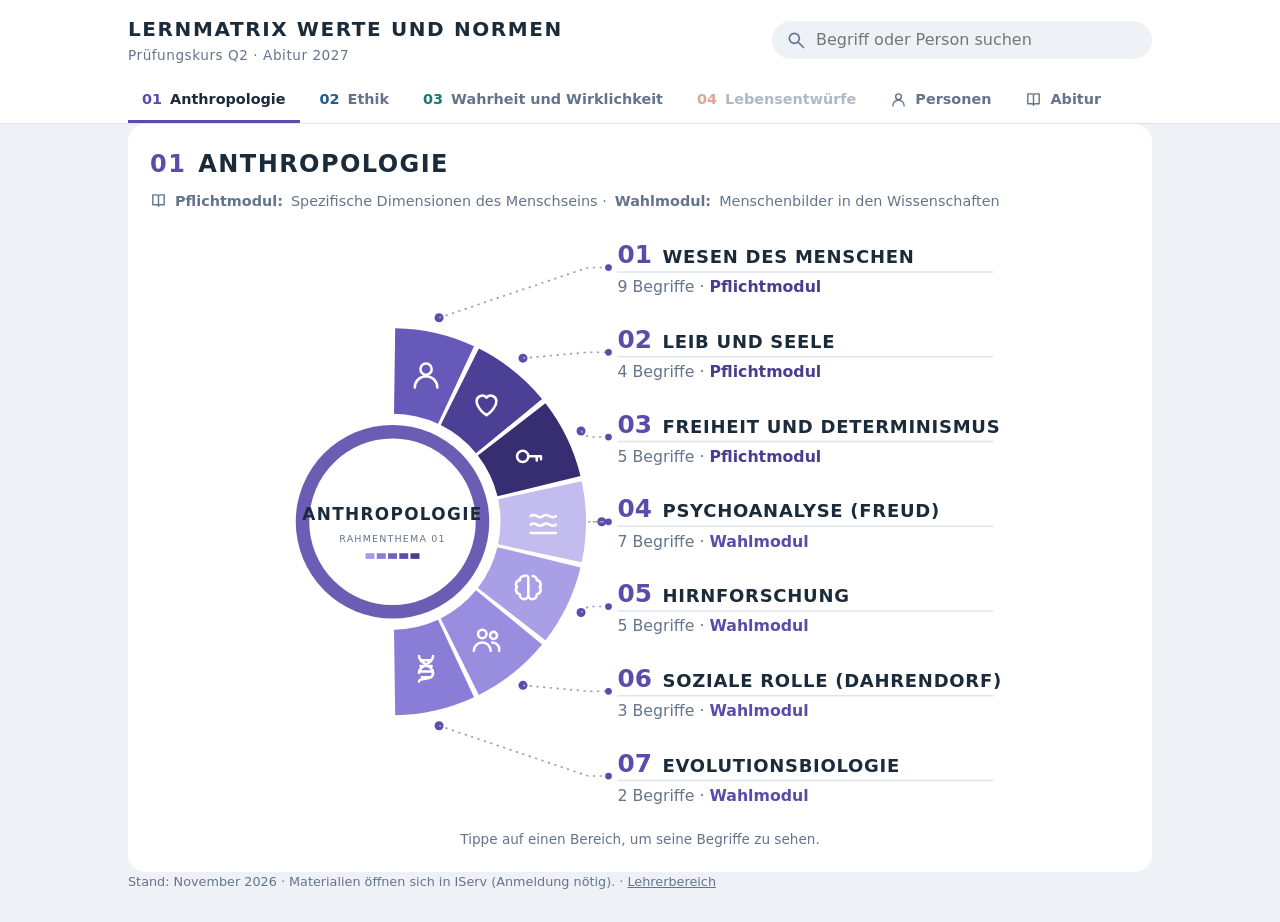
<file: index.html>
<!DOCTYPE html>
<html lang="de">
<head>
<meta charset="utf-8">
<meta name="viewport" content="width=device-width, initial-scale=1">
<title>Lernmatrix Werte und Normen</title>
<meta name="robots" content="noindex">
<link rel="stylesheet" href="css/style.css">
</head>
<body>
<header class="seitenkopf">
  <div class="wrap kopfzeile">
    <div>
      <h1 id="titel">Lernmatrix Werte und Normen</h1>
      <p id="untertitel" class="unter"></p>
    </div>
    <div class="suchfeld">
      <svg class="ic" viewBox="0 0 24 24" fill="none" stroke="currentColor" stroke-width="2" stroke-linecap="round"><circle cx="10" cy="10" r="6"/><path d="M15 15l6 6"/></svg>
      <input id="suche" type="search" placeholder="Begriff oder Person suchen" autocomplete="off">
      <div id="suchergebnis" class="suchergebnis" hidden></div>
    </div>
  </div>
  <nav id="nav" class="wrap nav" aria-label="Rahmenthemen"></nav>
</header>
<main id="main" class="wrap"></main>
<dialog id="karte" class="karte"></dialog>
<footer class="wrap fuss"><span id="stand"></span> · Materialien öffnen sich in IServ (Anmeldung nötig). · <a href="lehrer.html">Lehrerbereich</a></footer>
<script type="module" src="js/app.js"></script>
</body>
</html>
</file>
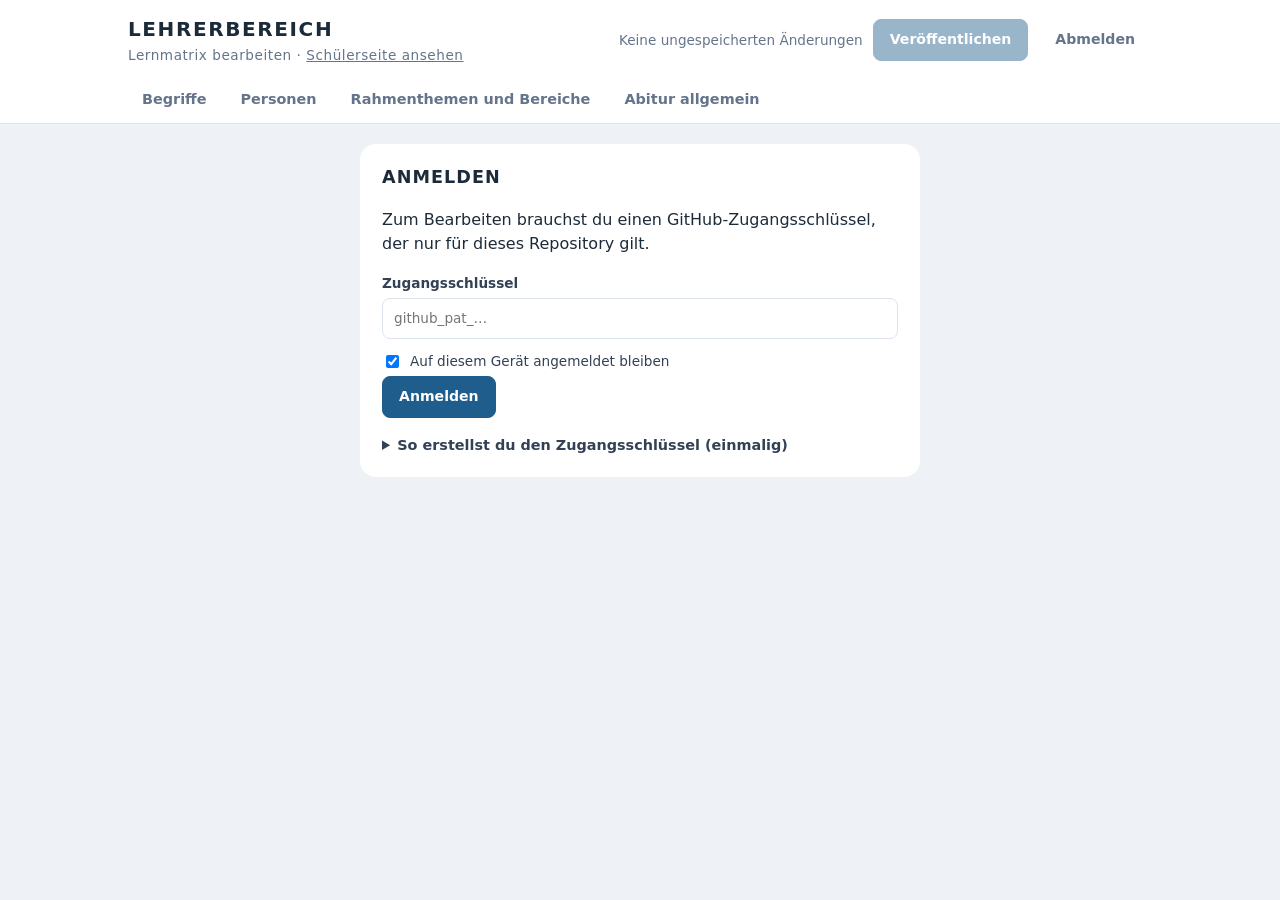
<file: lehrer.html>
<!DOCTYPE html>
<html lang="de">
<head>
<meta charset="utf-8">
<meta name="viewport" content="width=device-width, initial-scale=1">
<title>Lehrerbereich · Lernmatrix</title>
<meta name="robots" content="noindex">
<link rel="stylesheet" href="css/style.css">
<link rel="stylesheet" href="css/lehrer.css">
</head>
<body>
<header class="seitenkopf">
  <div class="wrap kopfzeile">
    <div>
      <h1>Lehrerbereich</h1>
      <p class="unter">Lernmatrix bearbeiten · <a href="index.html" target="_blank">Schülerseite ansehen</a></p>
    </div>
    <div id="status" class="status" hidden>
      <span id="aenderungen">Keine ungespeicherten Änderungen</span>
      <button id="veroeffentlichen" class="knopf primaer" disabled>Veröffentlichen</button>
      <button id="abmelden" class="knopf leise">Abmelden</button>
    </div>
  </div>
  <nav id="ltabs" class="wrap nav" hidden>
    <a href="#begriffe" class="tab" data-tab="begriffe">Begriffe</a>
    <a href="#personen" class="tab" data-tab="personen">Personen</a>
    <a href="#bereiche" class="tab" data-tab="bereiche">Rahmenthemen und Bereiche</a>
    <a href="#abitur" class="tab" data-tab="abitur">Abitur allgemein</a>
  </nav>
</header>

<main class="wrap" id="lmain">
  <section id="login" class="panel login">
    <h2>Anmelden</h2>
    <p>Zum Bearbeiten brauchst du einen GitHub-Zugangsschlüssel, der nur für dieses Repository gilt.</p>
    <label>Zugangsschlüssel<input id="token" type="password" autocomplete="off" placeholder="github_pat_…"></label>
    <label class="check"><input id="merken" type="checkbox" checked> Auf diesem Gerät angemeldet bleiben</label>
    <button id="anmelden" class="knopf primaer">Anmelden</button>
    <p id="loginfehler" class="fehler" hidden></p>
    <details class="hilfe">
      <summary>So erstellst du den Zugangsschlüssel (einmalig)</summary>
      <ol>
        <li>Öffne auf github.com: Profilbild › Settings › Developer settings › Personal access tokens › <b>Fine-grained tokens</b> › Generate new token.</li>
        <li>Name: z. B. „Lernmatrix“. Ablaufdatum: bis nach dem Abitur.</li>
        <li>Repository access: <b>Only select repositories</b> › <b>wn-q-phase</b>.</li>
        <li>Permissions › Repository permissions › <b>Contents</b>: <b>Read and write</b>.</li>
        <li>Generate token, den Schlüssel kopieren und hier einfügen. Gib ihn an niemanden weiter.</li>
      </ol>
    </details>
  </section>
  <div id="editor" hidden></div>
</main>
<div id="meldung" class="meldung" hidden></div>
<script type="module" src="js/lehrer.js"></script>
</body>
</html>
</file>
<file: css/style.css>
:root {
  --rt: #1e5d8c; --rt-hell: #e6f0f8; --rt-wahl: #c9dceb; --rt-blass: #f3f7fb; --rt-dunkel: #123c5e;
  --text: #1c2b3a; --grau: #64748b; --rand: #dde4ec; --flaeche: #eef2f6; --weiss: #fff;
  --font: "Montserrat", "Avenir Next", "Segoe UI", -apple-system, system-ui, sans-serif;
}
* { box-sizing: border-box; }
body { margin: 0; font-family: var(--font); color: var(--text); background: var(--flaeche); line-height: 1.55; font-size: 16px; }
a { color: inherit; }
.wrap { max-width: 1060px; margin: 0 auto; padding: 0 18px; }
.ic { width: 20px; height: 20px; flex: none; }
.ic.gross { width: 26px; height: 26px; }
.ic.riesig { width: 40px; height: 40px; }

/* Kopf */
.seitenkopf { background: var(--weiss); border-bottom: 1px solid var(--rand); position: sticky; top: 0; z-index: 5; }
.kopfzeile { display: flex; justify-content: space-between; align-items: center; gap: 16px; padding-top: 14px; flex-wrap: wrap; }
h1 { font-size: 1.25rem; letter-spacing: .08em; text-transform: uppercase; margin: 0; font-weight: 700; }
.unter { margin: 0; color: var(--grau); font-size: .85rem; letter-spacing: .04em; }
.suchfeld { position: relative; display: flex; align-items: center; gap: 8px; background: var(--flaeche); border-radius: 22px; padding: 6px 14px; min-width: 260px; flex: 1; max-width: 380px; color: var(--grau); }
.suchfeld input { border: 0; background: transparent; font: inherit; width: 100%; outline: none; color: var(--text); }
.suchergebnis { position: absolute; top: 44px; left: 0; right: 0; background: var(--weiss); border: 1px solid var(--rand); border-radius: 12px; box-shadow: 0 8px 24px #0002; padding: 6px; max-height: 60vh; overflow: auto; }
.suchergebnis a { display: flex; gap: 10px; align-items: center; padding: 8px 10px; border-radius: 8px; text-decoration: none; }
.suchergebnis a:hover { background: var(--flaeche); }
.suchergebnis .nix { margin: 8px; color: var(--grau); }
.nav { display: flex; gap: 6px; overflow-x: auto; padding-top: 12px; padding-bottom: 0; scrollbar-width: none; }
.tab { display: inline-flex; align-items: center; gap: 8px; white-space: nowrap; padding: 10px 14px; text-decoration: none; font-weight: 600; font-size: .9rem; color: var(--grau); border-bottom: 3px solid transparent; }
.tab .tabnr { font-weight: 800; color: var(--f, var(--grau)); }
.tab.aktiv { color: var(--text); border-bottom-color: var(--f, var(--text)); }
.tab.folgt { opacity: .5; }
.tab.neutral .ic { width: 17px; height: 17px; }

/* Übersicht */
main { padding-top: 22px; padding-bottom: 40px; }
.uebersicht { background: var(--weiss); border-radius: 18px; padding: 22px 22px 10px; }
.kopf h2 { margin: 0; font-size: 1.5rem; text-transform: uppercase; letter-spacing: .06em; display: flex; align-items: baseline; gap: 12px; }
.kopf .nr { color: var(--rt); font-weight: 800; }
.module { display: flex; flex-wrap: wrap; gap: 4px 8px; align-items: center; color: var(--grau); font-size: .9rem; margin: 6px 0 0; }
.module .ic { width: 17px; height: 17px; }
.hk-wrap { max-width: 720px; margin: 6px auto 0; }
.halbkreis.klein { width: 44%; max-width: 190px; flex: none; }
ol.legende { list-style: none; margin: 0; padding: 0; flex: 1; display: flex; flex-direction: column; justify-content: space-around; }
ol.legende a { display: flex; gap: 8px; align-items: baseline; text-decoration: none; padding: 4px 0; border-bottom: 1px solid var(--rand); }
ol.legende a.aktiv { border-bottom: 3px solid var(--rt); }
ol.legende b { display: block; font-size: .78rem; text-transform: uppercase; letter-spacing: .03em; line-height: 1.25; }
ol.legende small { color: var(--grau); font-size: .72rem; }
.lnr2 { font-weight: 800; font-size: 1.05rem; }
.halbkreis { width: 100%; height: auto; display: block; }
.seg { cursor: pointer; outline: none; }
.seg .flaeche { transition: opacity .15s; }
.seg:hover .flaeche, .seg:focus-visible .flaeche { opacity: .85; }
.seg .markierung { opacity: 0; transition: opacity .15s; }
.seg.aktiv .markierung { opacity: 1; }
.punkt { fill: var(--rt); }
.leitung { fill: none; stroke: #94a3b8; stroke-width: 1.5; stroke-dasharray: 2 4; }
.lnr { font-size: 22px; font-weight: 800; }
.lname { font-size: 16px; font-weight: 700; letter-spacing: .04em; fill: var(--text); }
.lmeta { font-size: 14px; fill: var(--grau); }
.unterstrich { stroke: var(--rand); stroke-width: 1.5; }
.seg.aktiv .unterstrich { stroke: var(--rt); stroke-width: 3; }
.seg:hover .lname { fill: var(--rt); }
.mitte-ring { fill: var(--rt); opacity: .9; }
.mitte { fill: var(--weiss); }
.mtitel { font-size: 15px; font-weight: 800; letter-spacing: .08em; fill: var(--text); }
.msub { font-size: 8.5px; letter-spacing: .12em; fill: var(--grau); }
.tipp { text-align: center; color: var(--grau); font-size: .85rem; margin: 4px 0 12px; }
.tpflicht, .twahl { font-weight: 700; }

/* Pflicht- und Wahlmodul */
ol.legende a.wahl .lnr2 { background: var(--rt-wahl); color: #fff !important; border-radius: 4px; padding: 0 3px; }
ol.legende a.pflicht .lnr2 { background: var(--rt); color: #fff !important; border-radius: 4px; padding: 0 3px; }

/* Clusterpanel */
.clusterpanel:empty { display: none; }
.clusterpanel { background: var(--weiss); border-radius: 18px; padding: 20px 22px 24px; margin-top: 16px; border-top: 5px solid var(--rt); scroll-margin-top: 130px; }
.ckopf { display: flex; gap: 14px; align-items: center; margin-bottom: 16px; }
.cnr { font-size: 2.2rem; font-weight: 800; color: var(--rt); line-height: 1; }
.ckopf h3 { margin: 0; text-transform: uppercase; letter-spacing: .06em; font-size: 1.15rem; }
.badge { display: inline-block; font-size: .78rem; padding: 2px 10px; border-radius: 10px; background: var(--rt-hell); color: var(--rt); margin-top: 4px; font-weight: 600; }
.badge.pflicht { background: var(--rt); color: #fff; }
.badge.wahl { background: var(--rt-wahl); color: #fff; }
.clusterpanel.wahl { background: var(--rt-blass); border-top-color: var(--rt-wahl); }
.clusterpanel.wahl .cnr { color: var(--rt-wahl); }
.kacheln { display: grid; grid-template-columns: repeat(auto-fill, minmax(210px, 1fr)); gap: 10px; }
.kachel { display: flex; align-items: center; gap: 12px; padding: 14px; border: 1px solid var(--rand); border-radius: 12px; text-decoration: none; color: var(--rt); background: var(--weiss); transition: border-color .15s, background .15s; }
.kachel:hover { border-color: var(--rt); background: var(--rt-hell); }
.ktext { flex: 1; min-width: 0; display: flex; flex-direction: column; gap: 2px; }
.kname { color: var(--text); font-weight: 600; font-size: .95rem; line-height: 1.3; overflow-wrap: break-word; hyphens: manual; }
.kmeta { display: inline-flex; align-items: center; gap: 3px; color: var(--grau); font-size: .75rem; }
.kmeta .ic { width: 15px; height: 15px; }

/* Personen, Abitur, leer */
h2.einfach { text-transform: uppercase; letter-spacing: .06em; font-size: 1.3rem; }
.personen { display: grid; grid-template-columns: repeat(auto-fill, minmax(230px, 1fr)); gap: 10px; }
.personen { grid-template-columns: repeat(auto-fill, minmax(280px, 1fr)); }
.pkachel { display: flex; flex-direction: column; gap: 10px; background: var(--weiss); border-radius: 12px; padding: 14px 16px; text-decoration: none; color: #334155; border: 1px solid var(--rand); }
.pkachel:hover { border-color: #334155; }
.pkopf b { display: block; color: var(--text); }
.pkopf small { color: var(--grau); }
.tags { display: flex; flex-wrap: wrap; gap: 5px; }
.tag { display: inline-flex; align-items: center; padding: 2px 9px; border-radius: 10px; font-size: .76rem; font-weight: 600; color: var(--tf); background: var(--tb); border: 1px solid var(--tr); }
.chip.tag { font-size: .88rem; padding: 5px 12px; border-radius: 16px; }
.chip.tag .ic { color: var(--tf); }
.chip.tag:hover { border-color: var(--tf); }
.infobox { display: flex; gap: 12px; background: var(--weiss); border-radius: 12px; padding: 14px 16px; color: #b45309; }
.infobox p { margin: 0; color: var(--text); }
.leer { background: var(--weiss); border-radius: 18px; padding: 30px; text-align: center; color: var(--grau); }

/* Material */
ul.material { list-style: none; padding: 0; margin: 10px 0 0; display: grid; gap: 6px; }
ul.material a { display: flex; align-items: center; gap: 12px; padding: 10px 14px; border-radius: 10px; background: var(--flaeche); text-decoration: none; color: #1d4ed8; }
ul.material a:hover { background: #e0e9f5; }
ul.material span { flex: 1; }
ul.material small { color: var(--grau); font-size: .75rem; text-transform: uppercase; letter-spacing: .06em; }

/* Kartenfenster */
dialog.karte { border: 0; border-radius: 18px; padding: 0; width: min(680px, 94vw); max-height: 88vh; overflow: auto; box-shadow: 0 20px 60px #0004; color: var(--text); }
dialog.karte::backdrop { background: #0f172a88; }
.dkopf { display: flex; gap: 14px; align-items: center; padding: 18px 20px; background: var(--f); color: #fff; position: sticky; top: 0; }
.dkopf small { opacity: .85; font-size: .78rem; letter-spacing: .06em; text-transform: uppercase; }
.dkopf h3 { margin: 2px 0 0; font-size: 1.2rem; }
.dkopf > div { flex: 1; }
.zu { background: #ffffff22; border: 0; color: #fff; border-radius: 50%; width: 40px; height: 40px; display: grid; place-items: center; cursor: pointer; }
.dinhalt { padding: 16px 20px 22px; }
.block { display: flex; gap: 12px; align-items: flex-start; padding: 12px 14px; border-radius: 12px; margin-bottom: 10px; }
.block p { margin: 0; }
.block .ic { margin-top: 2px; }
.block strong { font-weight: 700; }
.btitel { display: block; font-size: .72rem; font-weight: 700; text-transform: uppercase; letter-spacing: .08em; color: #2563eb; margin-bottom: 2px; }
.erkl { background: var(--flaeche); } .erkl .ic { color: #ca8a04; }
.beispiel { background: #e9f7ef; } .beispiel .ic { color: #15803d; }
.achtung { background: #fff1e6; border-left: 4px solid #ea580c; } .achtung .ic { color: #ea580c; }
.pos { background: #eaf2fd; } .pos .ic { color: #2563eb; }
.quer { background: var(--flaeche); } .quer .ic { color: var(--grau); }
.dmodul { display: inline-block; margin-left: 6px; padding: 0 8px; border-radius: 8px; font-size: .7rem; letter-spacing: .06em; background: #ffffff33; }
.dmodul.wahl { background: transparent; border: 1px solid #ffffffaa; }
.dinhalt h4 { margin: 18px 0 8px; text-transform: uppercase; letter-spacing: .08em; font-size: .78rem; color: var(--grau); }
.chips { display: flex; flex-wrap: wrap; gap: 6px; }
.chip { display: inline-flex; align-items: center; gap: 6px; padding: 5px 12px; border-radius: 16px; border: 1px solid var(--rand); text-decoration: none; font-size: .88rem; color: var(--text); }
.chip .ic { width: 16px; height: 16px; color: var(--grau); }
.chip:hover { border-color: var(--text); }

.fuss { color: var(--grau); font-size: .8rem; padding-bottom: 30px; }

@media (max-width: 640px) {
  body { font-size: 15px; }
  .uebersicht, .clusterpanel { padding: 16px 12px; border-radius: 14px; }
  .kopf h2 { font-size: 1.2rem; }
  .suchfeld { max-width: none; min-width: 0; }
  .kacheln { grid-template-columns: 1fr 1fr; }
  .kachel { flex-direction: column; align-items: flex-start; gap: 6px; padding: 12px; }
  .clusterpanel { scroll-margin-top: 160px; }
  .hk-wrap { display: flex; gap: 10px; align-items: stretch; }
}
</file>
<file: css/lehrer.css>
.panel { background: var(--weiss); border-radius: 16px; padding: 20px 22px; margin-bottom: 16px; }
.login { max-width: 560px; margin: 20px auto; }
.login h2, .panel h2 { margin-top: 0; text-transform: uppercase; letter-spacing: .06em; font-size: 1.1rem; }
label { display: block; font-weight: 600; font-size: .85rem; margin: 12px 0 4px; color: #334155; }
label.check { display: flex; gap: 8px; align-items: center; font-weight: 400; }
input[type=text], input[type=password], input[type=url], select, textarea {
  width: 100%; font: inherit; font-weight: 400; padding: 9px 11px; border: 1px solid var(--rand); border-radius: 8px; background: #fff; color: var(--text); margin-top: 4px; }
textarea { min-height: 120px; resize: vertical; line-height: 1.45; }
input:focus, select:focus, textarea:focus { outline: 2px solid #3d8fc0; border-color: transparent; }
.knopf { font: inherit; font-weight: 600; font-size: .88rem; padding: 9px 16px; border-radius: 8px; border: 1px solid var(--rand); background: #fff; cursor: pointer; color: var(--text); display: inline-flex; align-items: center; gap: 6px; }
.knopf:hover { border-color: #94a3b8; }
.knopf.primaer { background: #1e5d8c; border-color: #1e5d8c; color: #fff; }
.knopf.primaer:disabled { opacity: .45; cursor: default; }
.knopf.gefahr { color: #b91c1c; border-color: #fecaca; }
.knopf.leise { border-color: transparent; color: var(--grau); }
.knopf.mini { padding: 5px 8px; font-size: .8rem; }
.knopf .ic { width: 16px; height: 16px; }
.status { display: flex; align-items: center; gap: 10px; flex-wrap: wrap; font-size: .85rem; color: var(--grau); }
.status.offen #aenderungen { color: #b45309; font-weight: 600; }
.fehler { color: #b91c1c; }
.hilfe { margin-top: 16px; font-size: .9rem; color: #334155; }
.hilfe summary { cursor: pointer; font-weight: 600; }
.hilfe li { margin: 6px 0; }
.zweispalt { display: grid; grid-template-columns: 300px 1fr; gap: 16px; align-items: start; }
.liste { background: var(--weiss); border-radius: 16px; padding: 14px; position: sticky; top: 140px; max-height: calc(100vh - 160px); overflow: auto; }
.liste h3 { font-size: .75rem; text-transform: uppercase; letter-spacing: .08em; color: var(--grau); margin: 14px 4px 6px; }
.liste button.eintrag { display: flex; gap: 8px; align-items: center; width: 100%; text-align: left; font: inherit; font-size: .9rem; padding: 7px 8px; border: 0; background: transparent; border-radius: 8px; cursor: pointer; color: var(--text); }
.liste button.eintrag:hover { background: var(--flaeche); }
.liste button.eintrag.aktiv { background: #e0ecf6; font-weight: 600; }
.liste .ic { width: 17px; height: 17px; color: var(--grau); }
.leiste { display: flex; gap: 8px; flex-wrap: wrap; align-items: center; margin-top: 18px; }
.leiste .rechts { margin-left: auto; }
.reihe { display: grid; grid-template-columns: 1fr 1fr; gap: 12px; }
.mrow { display: grid; grid-template-columns: 140px 1fr 1.4fr auto; font-size: .88rem; gap: 6px; align-items: center; margin: 6px 0; }
.mrow input, .mrow select { margin: 0; font-size: .88rem; }
.mrow .knoepfe { display: flex; gap: 2px; }
.auswahl { border: 1px solid var(--rand); border-radius: 8px; padding: 6px; max-height: 220px; overflow: auto; margin-top: 4px; }
.auswahl label { font-weight: 400; margin: 0; padding: 3px 4px; display: flex; gap: 8px; align-items: center; font-size: .88rem; }
.filter { margin-bottom: 6px !important; }
.hinweis-klein { font-size: .8rem; color: var(--grau); font-weight: 400; margin: 2px 0 0; }
.iconwahl { display: flex; gap: 8px; align-items: center; }
.iconwahl .vorschau { width: 42px; height: 42px; display: grid; place-items: center; border-radius: 8px; background: var(--flaeche); color: #1e5d8c; flex: none; margin-top: 4px; }
.rtblock { border: 1px solid var(--rand); border-radius: 12px; padding: 14px; margin-bottom: 14px; }
.crow { display: grid; grid-template-columns: 1fr 150px 130px auto; gap: 6px; align-items: center; margin: 6px 0; }
.crow input, .crow select { margin: 0; }
.leerhinweis { color: var(--grau); text-align: center; padding: 40px 10px; }
.meldung { position: fixed; bottom: 18px; left: 50%; transform: translateX(-50%); background: #1c2b3a; color: #fff; padding: 10px 18px; border-radius: 10px; box-shadow: 0 6px 20px #0003; z-index: 20; max-width: 90vw; }
.meldung.fehler { background: #b91c1c; }
@media (max-width: 800px) {
  .zweispalt { grid-template-columns: 1fr; }
  .liste { position: static; max-height: 320px; }
  .reihe, .mrow, .crow { grid-template-columns: 1fr; }
}
</file>
